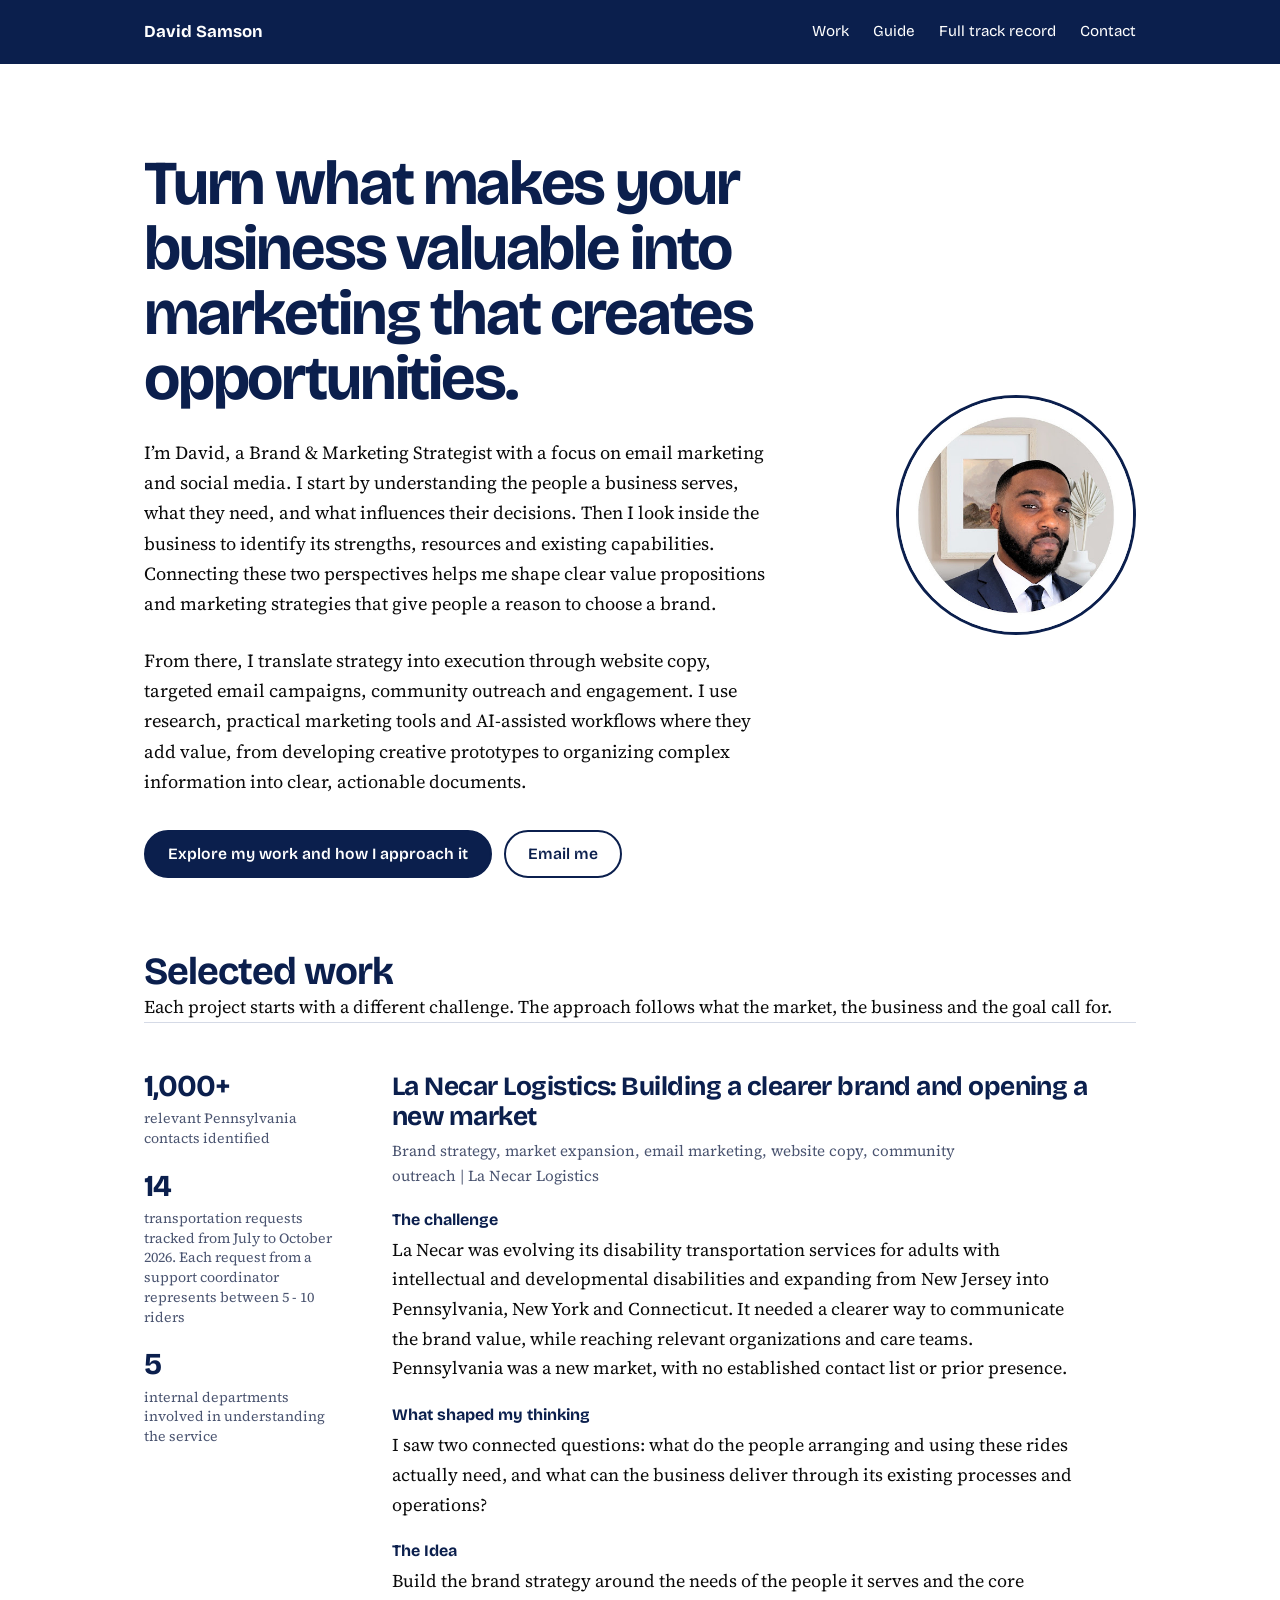
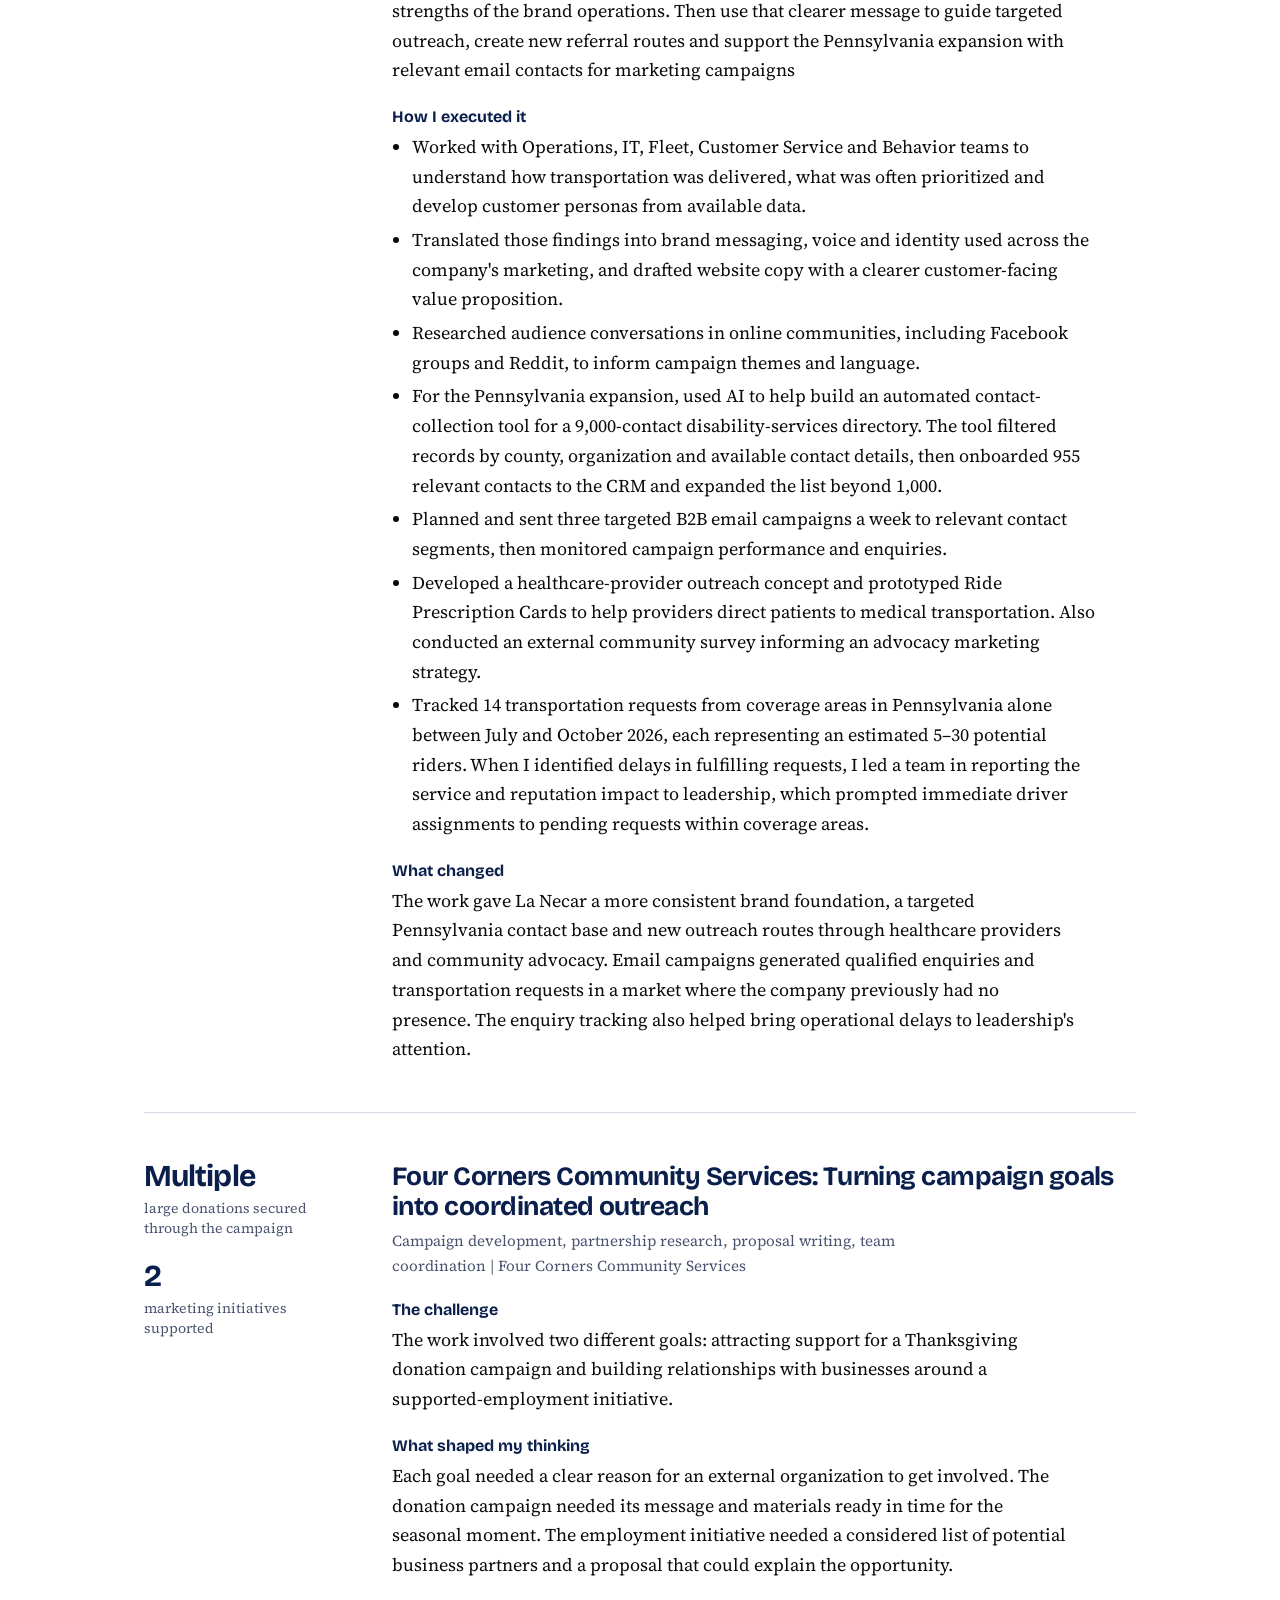
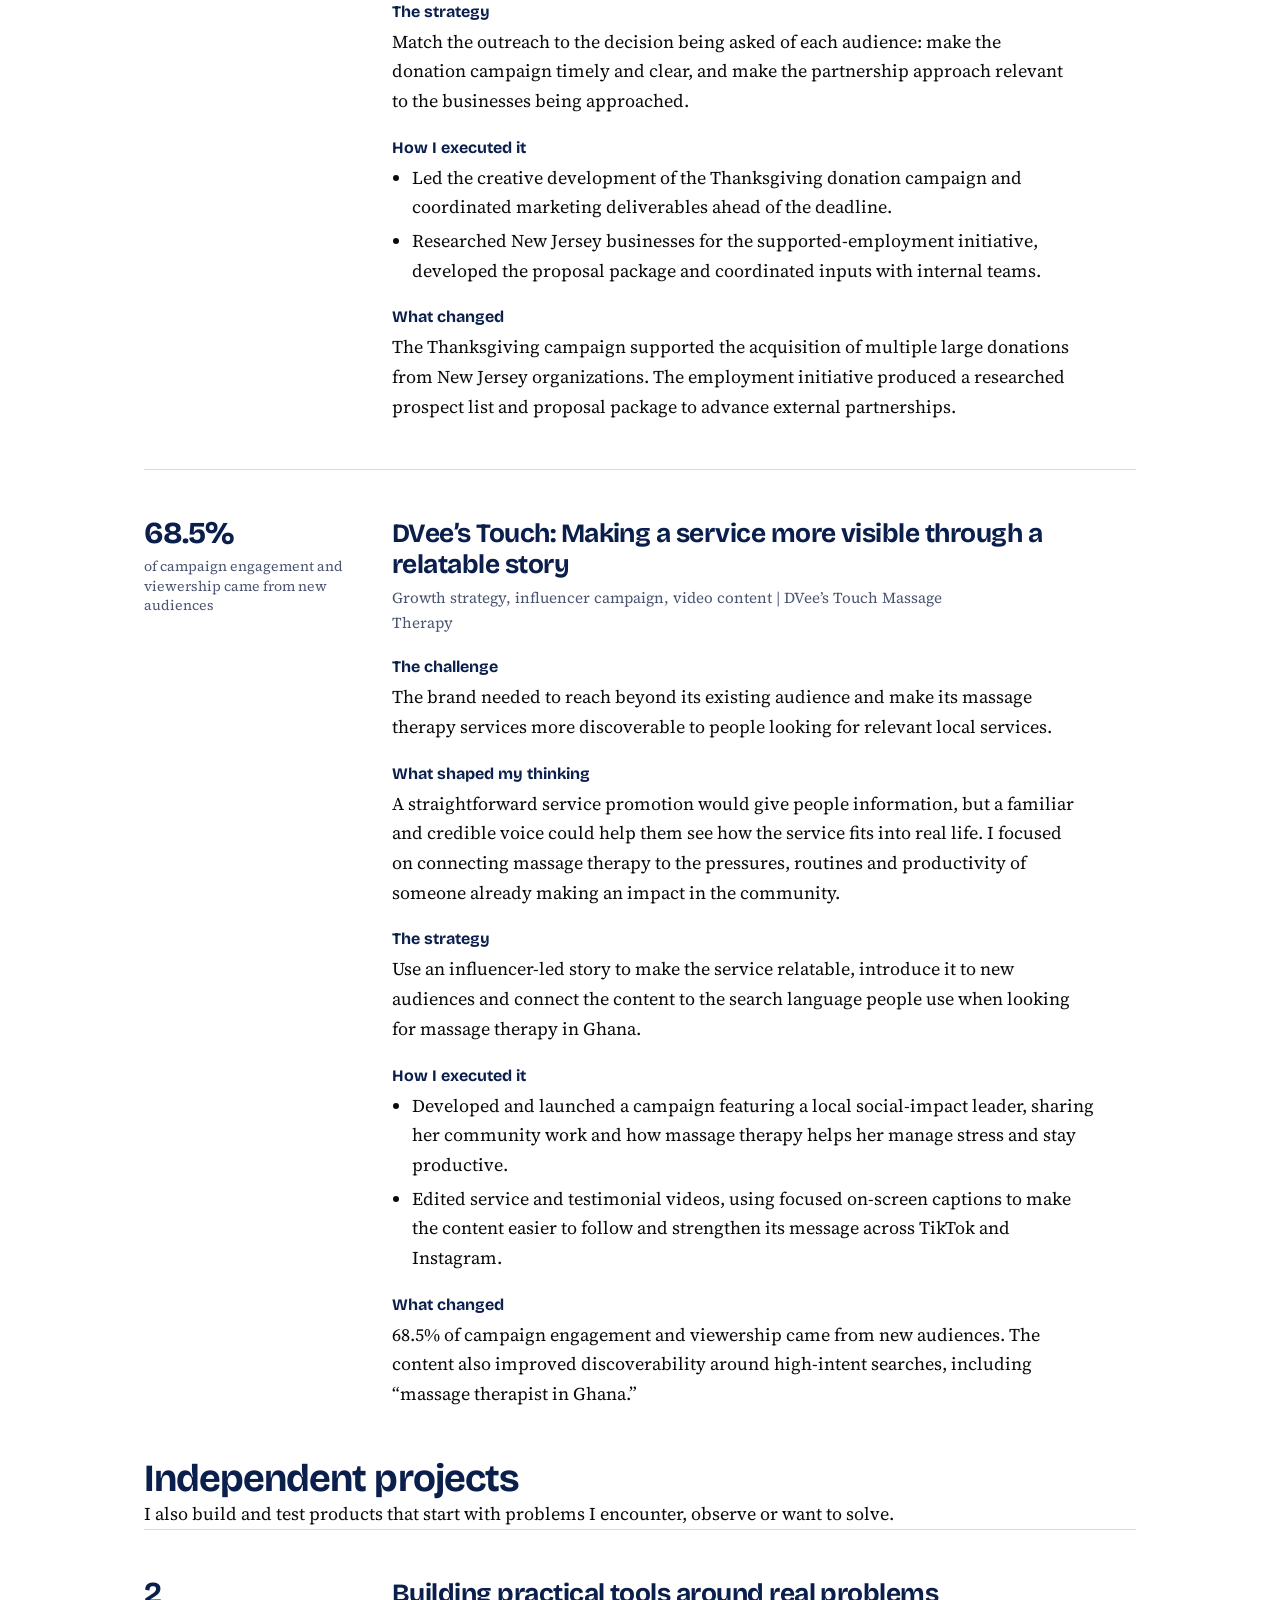
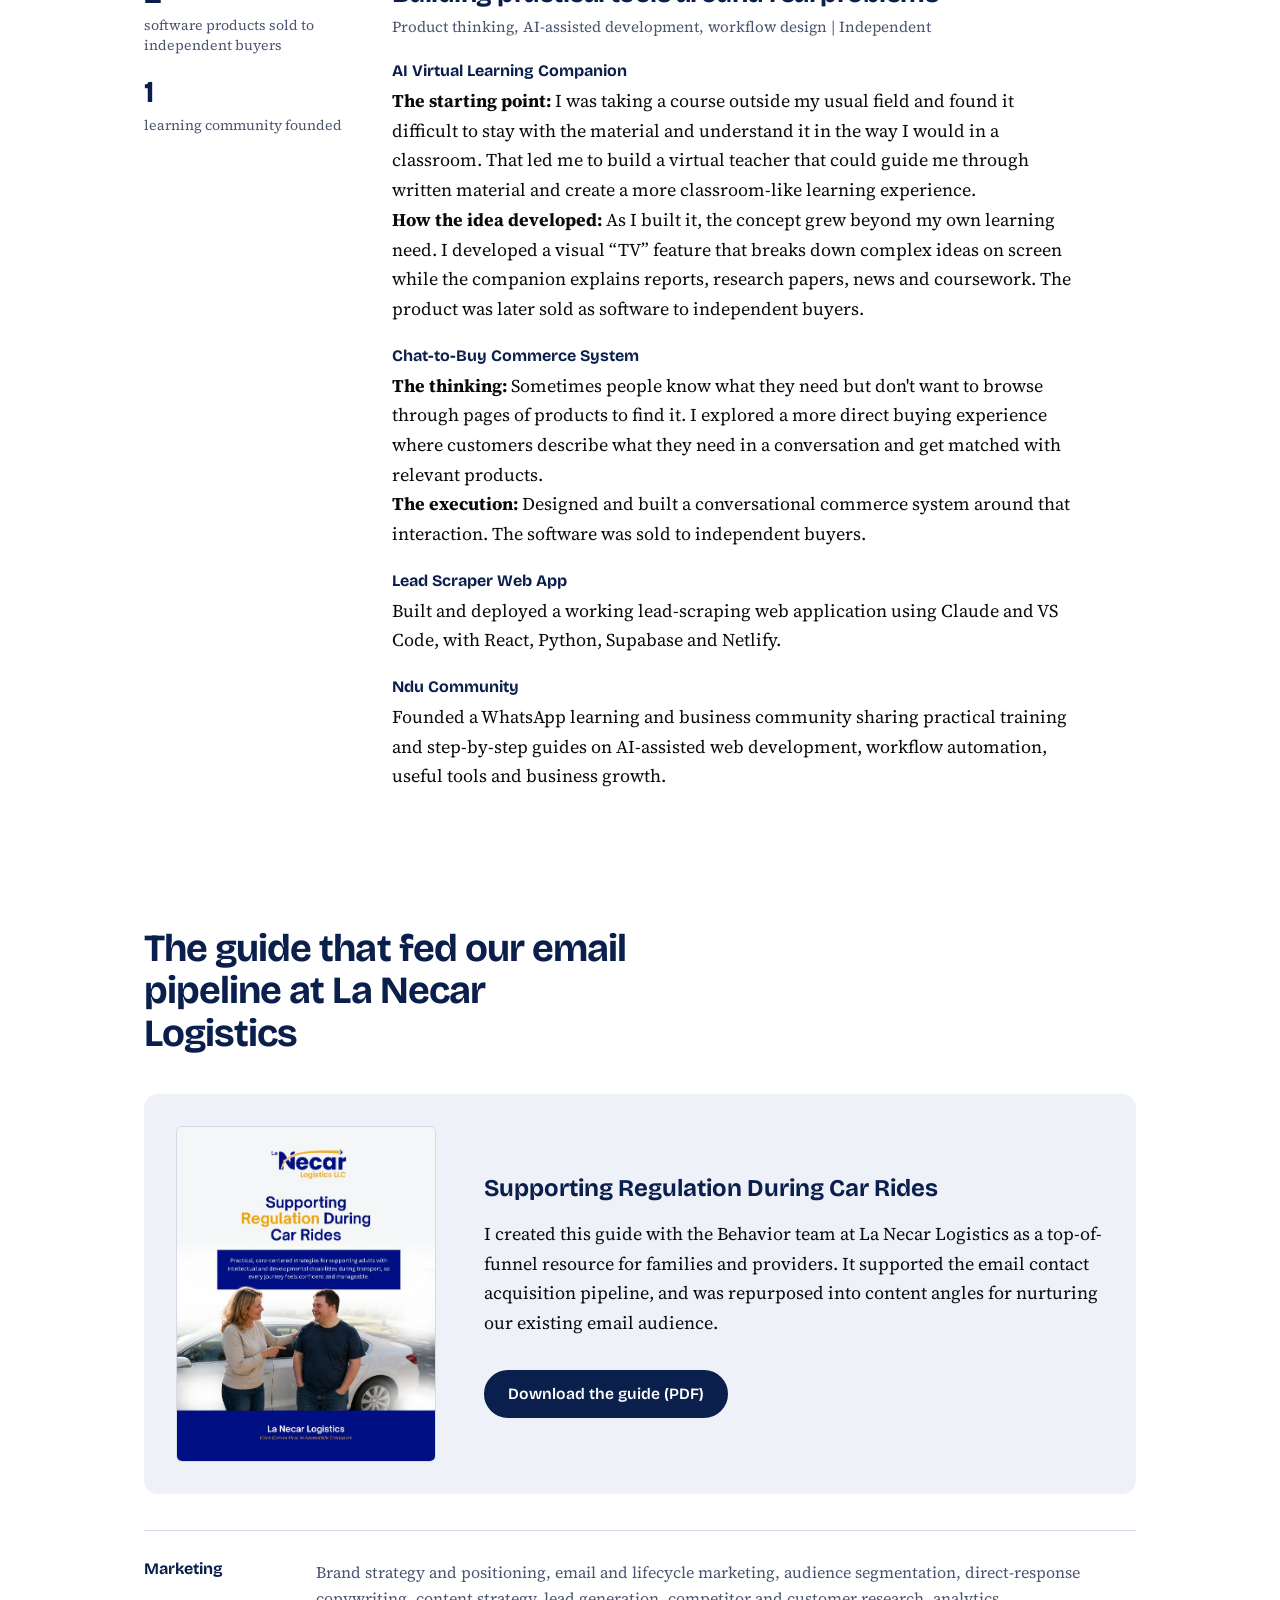
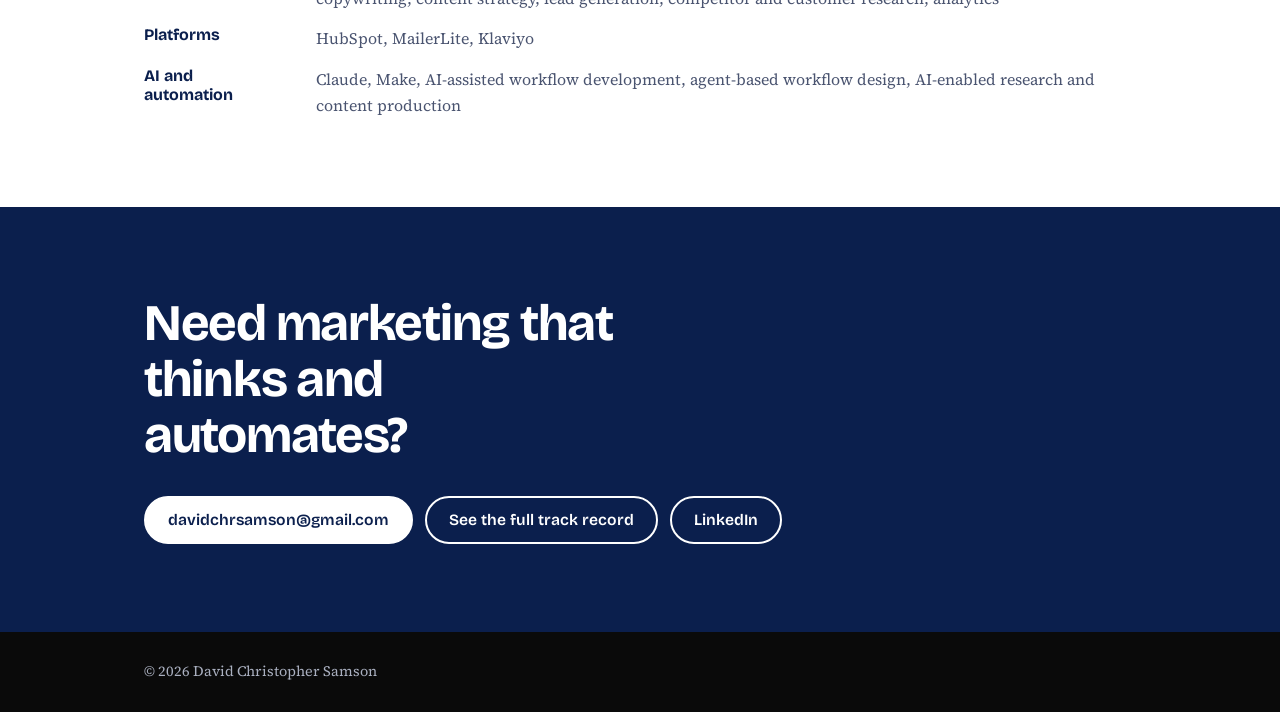
<file: index.html>
<!DOCTYPE html>
<html lang="en">
<head>
<meta charset="utf-8">
<meta name="viewport" content="width=device-width, initial-scale=1">
<title>David Christopher Samson | Marketing Strategist who builds with AI</title>
<meta name="description" content="Brand and email marketing strategist who uses AI to turn manual marketing work into systems that run. Case studies in market expansion, brand positioning and AI-built tools.">
<meta property="og:title" content="David Christopher Samson | Marketing Strategist who builds with AI">
<meta property="og:image" content="david.jpg">
<link rel="icon" href="data:image/svg+xml,<svg xmlns=%22http://www.w3.org/2000/svg%22 viewBox=%220 0 100 100%22><text y=%22.9em%22 font-size=%2290%22>✍️</text></svg>">
<link rel="preconnect" href="https://fonts.googleapis.com"><link rel="preconnect" href="https://fonts.gstatic.com" crossorigin>
<link href="https://fonts.googleapis.com/css2?family=Bricolage+Grotesque:opsz,wght@12..96,500;12..96,700&family=Source+Serif+4:opsz,wght@8..60,400;8..60,600&display=swap" rel="stylesheet">
<link rel="stylesheet" href="styles.css">
</head>
<body>
<header class="top"><div class="wrap">
<a class="brand" href="#top">David Samson</a>
<nav aria-label="Main"><a href="#work">Work</a><a href="#proof">Guide</a><a href="achievements.html">Full track record</a><a href="#contact">Contact</a></nav>
</div></header>

<main id="top">
<div class="wrap">
<div class="hero">
<div>
<h1>Turn what makes your business valuable into marketing that creates opportunities.</h1>
<p class="lede">I’m David, a Brand &amp; Marketing Strategist with a focus on email marketing and social media. I start by understanding the people a business serves, what they need, and what influences their decisions. Then I look inside the business to identify its strengths, resources and existing capabilities. Connecting these two perspectives helps me shape clear value propositions and marketing strategies that give people a reason to choose a brand.</p>
<p class="lede">From there, I translate strategy into execution through website copy, targeted email campaigns, community outreach and engagement. I use research, practical marketing tools and AI-assisted workflows where they add value, from developing creative prototypes to organizing complex information into clear, actionable documents.</p>
<div class="cta"><a class="btn primary" href="#work">Explore my work and how I approach it</a><a class="btn" href="mailto:davidchrsamson@gmail.com">Email me</a></div>
</div>
<img class="photo" src="david.jpg" alt="Portrait of David Christopher Samson in a navy suit">
</div>
</div>

<section id="work"><div class="wrap">
<h2>Selected work</h2>
<p class="lede">Each project starts with a different challenge. The approach follows what the market, the business and the goal call for.</p>

<article class="case">
<aside>
<div class="fig"><b>1,000+</b><span>relevant Pennsylvania contacts identified</span></div>
<div class="fig"><b>14</b><span>transportation requests tracked from July to October 2026. Each request from a support coordinator represents between 5 - 10 riders</span></div>
<div class="fig"><b>5</b><span>internal departments involved in understanding the service</span></div>
</aside>
<div>
<h3>La Necar Logistics: Building a clearer brand and opening a new market</h3>
<p class="role">Brand strategy, market expansion, email marketing, website copy, community outreach | La Necar Logistics</p>
<h4>The challenge</h4>
<p>La Necar was evolving its disability transportation services for adults with intellectual and developmental disabilities and expanding from New Jersey into Pennsylvania, New York and Connecticut. It needed a clearer way to communicate the brand value, while reaching relevant organizations and care teams. Pennsylvania was a new market, with no established contact list or prior presence.</p>
<h4>What shaped my thinking</h4>
<p>I saw two connected questions: what do the people arranging and using these rides actually need, and what can the business deliver through its existing processes and operations? </p>
<h4>The Idea</h4>
<p>Build the brand strategy around the needs of the people it serves and the core strengths of the brand operations. Then use that clearer message to guide targeted outreach, create new referral routes and support the Pennsylvania expansion with relevant email contacts for marketing campaigns</p>
<h4>How I executed it</h4>
<ul>
<li>Worked with Operations, IT, Fleet, Customer Service and Behavior teams to understand how transportation was delivered, what was often prioritized and develop customer personas from available data.</li>
<li>Translated those findings into brand messaging, voice and identity used across the company's marketing, and drafted website copy with a clearer customer-facing value proposition.</li>
<li>Researched audience conversations in online communities, including Facebook groups and Reddit, to inform campaign themes and language.</li>
<li>For the Pennsylvania expansion, used AI to help build an automated contact-collection tool for a 9,000-contact disability-services directory. The tool filtered records by county, organization and available contact details, then onboarded 955 relevant contacts to the CRM and expanded the list beyond 1,000.</li>
<li>Planned and sent three targeted B2B email campaigns a week to relevant contact segments, then monitored campaign performance and enquiries.</li>
<li>Developed a healthcare-provider outreach concept and prototyped Ride Prescription Cards to help providers direct patients to medical transportation. Also conducted an external community survey informing an advocacy marketing strategy.</li>
<li>Tracked 14 transportation requests from coverage areas in Pennsylvania alone between July and October 2026, each representing an estimated 5–30 potential riders. When I identified delays in fulfilling requests, I led a team in reporting the service and reputation impact to leadership, which prompted immediate driver assignments to pending requests within coverage areas.</li>
</ul>
<h4>What changed</h4>
<p>The work gave La Necar a more consistent brand foundation, a targeted Pennsylvania contact base and new outreach routes through healthcare providers and community advocacy. Email campaigns generated qualified enquiries and transportation requests in a market where the company previously had no presence. The enquiry tracking also helped bring operational delays to leadership's attention.</p>
</div>
</article>

<article class="case">
<aside>
<div class="fig"><b>Multiple</b><span>large donations secured through the campaign</span></div>
<div class="fig"><b>2</b><span>marketing initiatives supported</span></div>
</aside>
<div>
<h3>Four Corners Community Services: Turning campaign goals into coordinated outreach</h3>
<p class="role">Campaign development, partnership research, proposal writing, team coordination | Four Corners Community Services</p>
<h4>The challenge</h4>
<p>The work involved two different goals: attracting support for a Thanksgiving donation campaign and building relationships with businesses around a supported-employment initiative.</p>
<h4>What shaped my thinking</h4>
<p>Each goal needed a clear reason for an external organization to get involved. The donation campaign needed its message and materials ready in time for the seasonal moment. The employment initiative needed a considered list of potential business partners and a proposal that could explain the opportunity.</p>
<h4>The strategy</h4>
<p>Match the outreach to the decision being asked of each audience: make the donation campaign timely and clear, and make the partnership approach relevant to the businesses being approached.</p>
<h4>How I executed it</h4>
<ul>
<li>Led the creative development of the Thanksgiving donation campaign and coordinated marketing deliverables ahead of the deadline.</li>
<li>Researched New Jersey businesses for the supported-employment initiative, developed the proposal package and coordinated inputs with internal teams.</li>
</ul>
<h4>What changed</h4>
<p>The Thanksgiving campaign supported the acquisition of multiple large donations from New Jersey organizations. The employment initiative produced a researched prospect list and proposal package to advance external partnerships.</p>
</div>
</article>

<article class="case">
<aside>
<div class="fig"><b>68.5%</b><span>of campaign engagement and viewership came from new audiences</span></div>
</aside>
<div>
<h3>DVee’s Touch: Making a service more visible through a relatable story</h3>
<p class="role">Growth strategy, influencer campaign, video content | DVee’s Touch Massage Therapy</p>
<h4>The challenge</h4>
<p>The brand needed to reach beyond its existing audience and make its massage therapy services more discoverable to people looking for relevant local services.</p>
<h4>What shaped my thinking</h4>
<p>A straightforward service promotion would give people information, but a familiar and credible voice could help them see how the service fits into real life. I focused on connecting massage therapy to the pressures, routines and productivity of someone already making an impact in the community.</p>
<h4>The strategy</h4>
<p>Use an influencer-led story to make the service relatable, introduce it to new audiences and connect the content to the search language people use when looking for massage therapy in Ghana.</p>
<h4>How I executed it</h4>
<ul>
<li>Developed and launched a campaign featuring a local social-impact leader, sharing her community work and how massage therapy helps her manage stress and stay productive.</li>
<li>Edited service and testimonial videos, using focused on-screen captions to make the content easier to follow and strengthen its message across TikTok and Instagram.</li>
</ul>
<h4>What changed</h4>
<p>68.5% of campaign engagement and viewership came from new audiences. The content also improved discoverability around high-intent searches, including “massage therapist in Ghana.”</p>
</div>
</article>

<h2>Independent projects</h2>
<p class="lede">I also build and test products that start with problems I encounter, observe or want to solve.</p>
<article class="case">
<aside>
<div class="fig"><b>2</b><span>software products sold to independent buyers</span></div>
<div class="fig"><b>1</b><span>learning community founded</span></div>
</aside>
<div>
<h3>Building practical tools around real problems</h3>
<p class="role">Product thinking, AI-assisted development, workflow design | Independent</p>
<h4>AI Virtual Learning Companion</h4>
<p><strong>The starting point:</strong> I was taking a course outside my usual field and found it difficult to stay with the material and understand it in the way I would in a classroom. That led me to build a virtual teacher that could guide me through written material and create a more classroom-like learning experience.</p>
<p><strong>How the idea developed:</strong> As I built it, the concept grew beyond my own learning need. I developed a visual “TV” feature that breaks down complex ideas on screen while the companion explains reports, research papers, news and coursework. The product was later sold as software to independent buyers.</p>
<h4>Chat-to-Buy Commerce System</h4>
<p><strong>The thinking:</strong> Sometimes people know what they need but don't want to browse through pages of products to find it. I explored a more direct buying experience where customers describe what they need in a conversation and get matched with relevant products.</p>
<p><strong>The execution:</strong> Designed and built a conversational commerce system around that interaction. The software was sold to independent buyers.</p>
<h4>Lead Scraper Web App</h4>
<p>Built and deployed a working lead-scraping web application using Claude and VS Code, with React, Python, Supabase and Netlify.</p>
<h4>Ndu Community</h4>
<p>Founded a WhatsApp learning and business community sharing practical training and step-by-step guides on AI-assisted web development, workflow automation, useful tools and business growth.</p>
</div>
</article>

</div></section>

<section id="proof"><div class="wrap">
<h2>The guide that fed our email pipeline at La Necar Logistics</h2>
<div class="proof">
<img src="guide-cover.jpg" alt="Cover of the guide Supporting Regulation During Car Rides">
<div>
<h3>Supporting Regulation During Car Rides</h3>
<p>I created this guide with the Behavior team at La Necar Logistics as a top-of-funnel resource for families and providers. It supported the email contact acquisition pipeline, and was repurposed into content angles for nurturing our existing email audience.</p>
<div class="cta"><a class="btn primary" href="supporting-regulation-during-car-rides.pdf" download>Download the guide (PDF)</a></div>
</div></div>
<dl class="skills">
<dt>Marketing</dt><dd>Brand strategy and positioning, email and lifecycle marketing, audience segmentation, direct-response copywriting, content strategy, lead generation, competitor and customer research, analytics</dd>
<dt>Platforms</dt><dd>HubSpot, MailerLite, Klaviyo</dd>
<dt>AI and automation</dt><dd>Claude, Make, AI-assisted workflow development, agent-based workflow design, AI-enabled research and content production</dd>
</dl>
</div></section>

<section class="contact" id="contact"><div class="wrap">
<h2>Need marketing that thinks and automates?</h2>
<div class="cta"><a class="btn primary" href="mailto:davidchrsamson@gmail.com">davidchrsamson@gmail.com</a><a class="btn" href="achievements.html">See the full track record</a><a class="btn" href="https://linkedin.com/in/david-samson-10202b325/" rel="noopener">LinkedIn</a></div>
</div></section>
</main>
<footer><div class="wrap">© 2026 David Christopher Samson</div></footer>
</body>
</html>
</file>
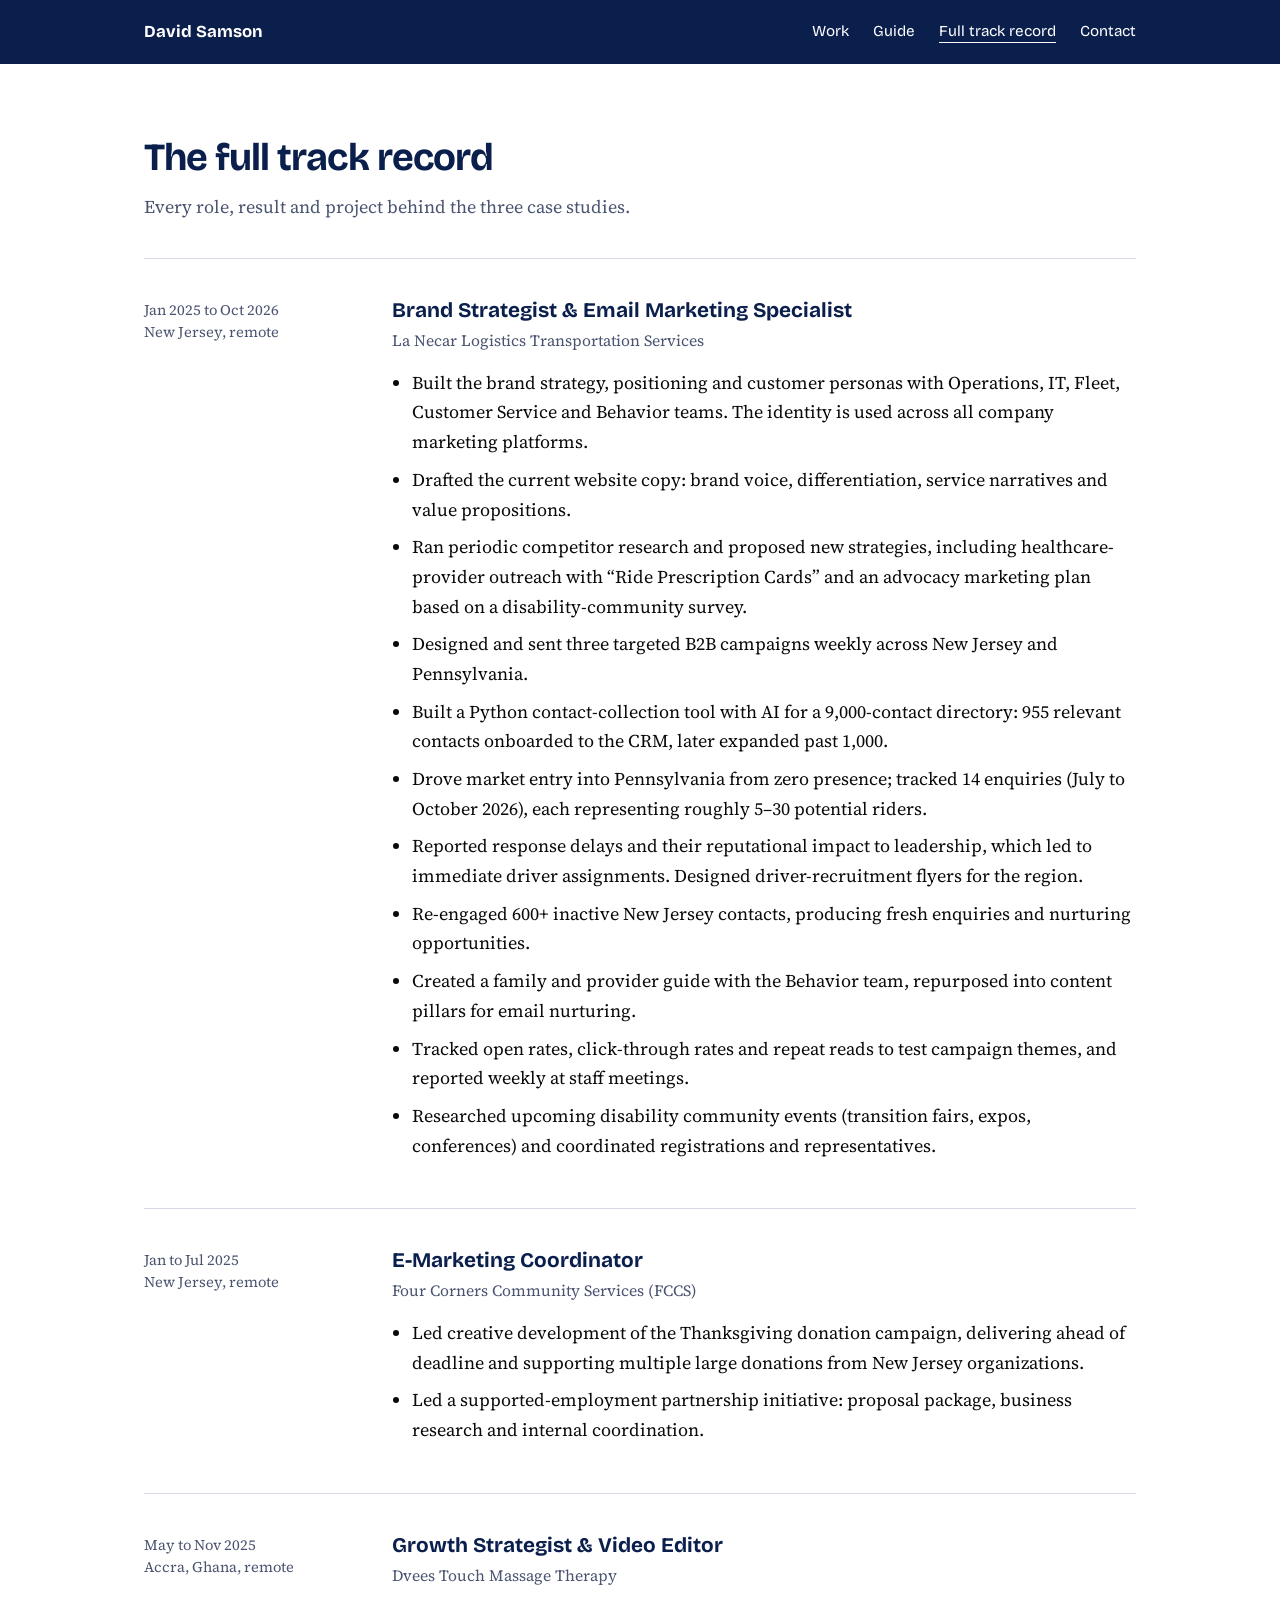
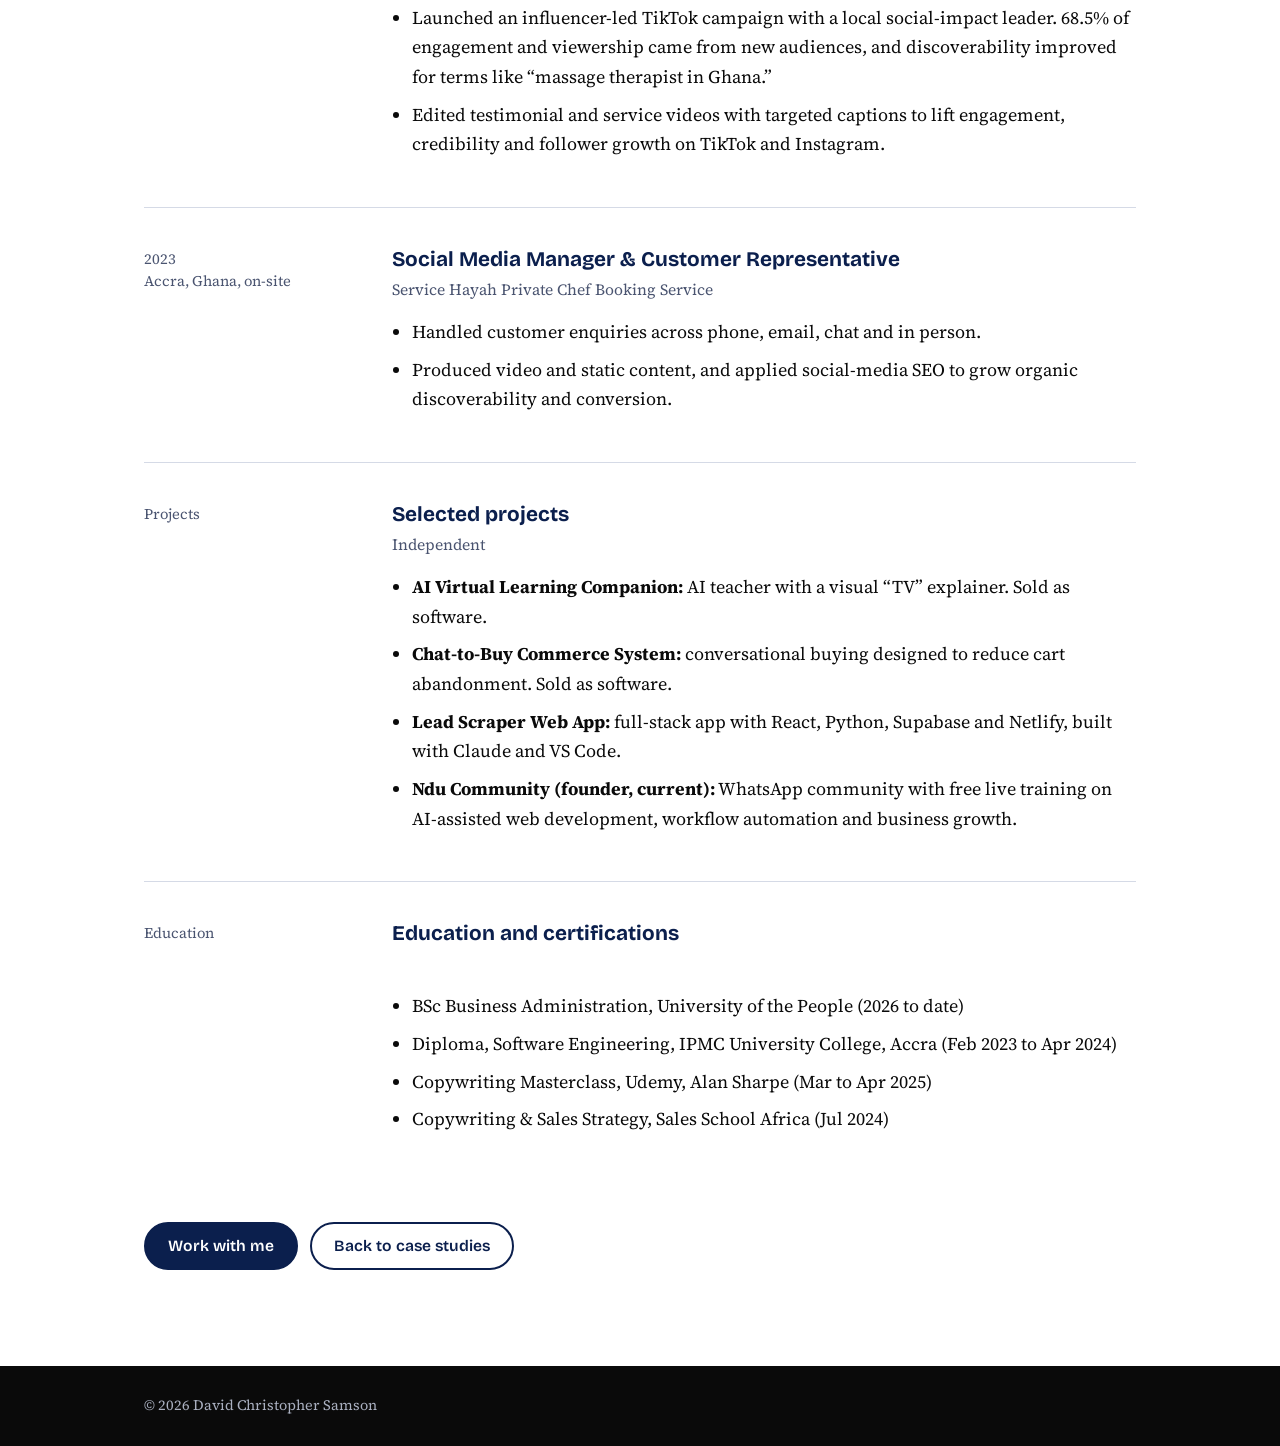
<file: achievements.html>
<!DOCTYPE html>
<html lang="en">
<head>
<meta charset="utf-8">
<meta name="viewport" content="width=device-width, initial-scale=1">
<title>Track record | David Christopher Samson</title>
<meta name="description" content="Full career history, achievements, projects and education of David Christopher Samson, marketing strategist.">
<link rel="icon" href="data:image/svg+xml,<svg xmlns=%22http://www.w3.org/2000/svg%22 viewBox=%220 0 100 100%22><text y=%22.9em%22 font-size=%2290%22>✍️</text></svg>">
<link rel="preconnect" href="https://fonts.googleapis.com"><link rel="preconnect" href="https://fonts.gstatic.com" crossorigin>
<link href="https://fonts.googleapis.com/css2?family=Bricolage+Grotesque:opsz,wght@12..96,500;12..96,700&family=Source+Serif+4:opsz,wght@8..60,400;8..60,600&display=swap" rel="stylesheet">
<link rel="stylesheet" href="styles.css">
</head>
<body>
<header class="top"><div class="wrap">
<a class="brand" href="index.html">David Samson</a>
<nav aria-label="Main"><a href="index.html#work">Work</a><a href="index.html#proof">Guide</a><a href="achievements.html" aria-current="page">Full track record</a><a href="index.html#contact">Contact</a></nav>
</div></header>
<main><div class="wrap">
<section style="padding-top:72px">
<h2 style="max-width:18ch">The full track record</h2>
<p class="sub">Every role, result and project behind the three case studies.</p>

<div class="role-row"><div class="when">Jan 2025 to Oct 2026<br>New Jersey, remote</div><div>
<h3>Brand Strategist & Email Marketing Specialist</h3><p class="org">La Necar Logistics Transportation Services</p>
<ul>
<li>Built the brand strategy, positioning and customer personas with Operations, IT, Fleet, Customer Service and Behavior teams. The identity is used across all company marketing platforms.</li>
<li>Drafted the current website copy: brand voice, differentiation, service narratives and value propositions.</li>
<li>Ran periodic competitor research and proposed new strategies, including healthcare-provider outreach with “Ride Prescription Cards” and an advocacy marketing plan based on a disability-community survey.</li>
<li>Designed and sent three targeted B2B campaigns weekly across New Jersey and Pennsylvania.</li>
<li>Built a Python contact-collection tool with AI for a 9,000-contact directory: 955 relevant contacts onboarded to the CRM, later expanded past 1,000.</li>
<li>Drove market entry into Pennsylvania from zero presence; tracked 14 enquiries (July to October 2026), each representing roughly 5–30 potential riders.</li>
<li>Reported response delays and their reputational impact to leadership, which led to immediate driver assignments. Designed driver-recruitment flyers for the region.</li>
<li>Re-engaged 600+ inactive New Jersey contacts, producing fresh enquiries and nurturing opportunities.</li>
<li>Created a family and provider guide with the Behavior team, repurposed into content pillars for email nurturing.</li>
<li>Tracked open rates, click-through rates and repeat reads to test campaign themes, and reported weekly at staff meetings.</li>
<li>Researched upcoming disability community events (transition fairs, expos, conferences) and coordinated registrations and representatives.</li>
</ul></div></div>

<div class="role-row"><div class="when">Jan to Jul 2025<br>New Jersey, remote</div><div>
<h3>E-Marketing Coordinator</h3><p class="org">Four Corners Community Services (FCCS)</p>
<ul>
<li>Led creative development of the Thanksgiving donation campaign, delivering ahead of deadline and supporting multiple large donations from New Jersey organizations.</li>
<li>Led a supported-employment partnership initiative: proposal package, business research and internal coordination.</li>
</ul></div></div>

<div class="role-row"><div class="when">May to Nov 2025<br>Accra, Ghana, remote</div><div>
<h3>Growth Strategist & Video Editor</h3><p class="org">Dvees Touch Massage Therapy</p>
<ul>
<li>Launched an influencer-led TikTok campaign with a local social-impact leader. 68.5% of engagement and viewership came from new audiences, and discoverability improved for terms like “massage therapist in Ghana.”</li>
<li>Edited testimonial and service videos with targeted captions to lift engagement, credibility and follower growth on TikTok and Instagram.</li>
</ul></div></div>

<div class="role-row"><div class="when">2023<br>Accra, Ghana, on-site</div><div>
<h3>Social Media Manager & Customer Representative</h3><p class="org">Service Hayah Private Chef Booking Service</p>
<ul>
<li>Handled customer enquiries across phone, email, chat and in person.</li>
<li>Produced video and static content, and applied social-media SEO to grow organic discoverability and conversion.</li>
</ul></div></div>

<div class="role-row"><div class="when">Projects</div><div>
<h3>Selected projects</h3><p class="org">Independent</p>
<ul>
<li><strong>AI Virtual Learning Companion:</strong> AI teacher with a visual “TV” explainer. Sold as software.</li>
<li><strong>Chat-to-Buy Commerce System:</strong> conversational buying designed to reduce cart abandonment. Sold as software.</li>
<li><strong>Lead Scraper Web App:</strong> full-stack app with React, Python, Supabase and Netlify, built with Claude and VS Code.</li>
<li><strong>Ndu Community (founder, current):</strong> WhatsApp community with free live training on AI-assisted web development, workflow automation and business growth.</li>
</ul></div></div>

<div class="role-row"><div class="when">Education</div><div>
<h3>Education and certifications</h3><p class="org">&nbsp;</p>
<ul>
<li>BSc Business Administration, University of the People (2026 to date)</li>
<li>Diploma, Software Engineering, IPMC University College, Accra (Feb 2023 to Apr 2024)</li>
<li>Copywriting Masterclass, Udemy, Alan Sharpe (Mar to Apr 2025)</li>
<li>Copywriting & Sales Strategy, Sales School Africa (Jul 2024)</li>
</ul></div></div>
</section>
<div class="cta" style="margin:40px 0 96px"><a class="btn primary" href="mailto:davidchrsamson@gmail.com">Work with me</a><a class="btn" href="index.html#work">Back to case studies</a></div>
</div></main>
<footer><div class="wrap">© 2026 David Christopher Samson</div></footer>
</body>
</html>
</file>
<file: styles.css>
:root{--navy:#0b1f4d;--ink:#0a0a0a;--mute:#4a5470;--rule:#d5dae6;--tint:#eef1f8;--bg:#fff}
*{box-sizing:border-box;margin:0}
html{scroll-behavior:smooth}
@media (prefers-reduced-motion:reduce){html{scroll-behavior:auto}*{animation:none!important;transition:none!important}}
body{background:var(--bg);color:var(--ink);font:18px/1.65 "Source Serif 4",Georgia,serif;-webkit-font-smoothing:antialiased}
h1,h2,h3,.sans,nav,.btn,.fig b{font-family:"Bricolage Grotesque","Helvetica Neue",Arial,sans-serif;color:var(--navy)}
a{color:var(--navy);text-underline-offset:3px}
a:focus-visible,.btn:focus-visible{outline:3px solid #6f8cff;outline-offset:3px;border-radius:4px}
.wrap{max-width:1040px;margin:0 auto;padding:0 24px}
header.top{position:sticky;top:0;z-index:5;background:var(--navy)}
header.top .wrap{display:flex;justify-content:space-between;align-items:center;height:64px}
.brand{font-family:"Bricolage Grotesque",sans-serif;font-weight:700;color:#fff;text-decoration:none;font-size:1.05rem}
nav{display:flex;gap:24px;font-size:.95rem}
nav a{color:#fff;text-decoration:none;padding:4px 0;text-underline-offset:6px;text-decoration-thickness:2px}
nav a:hover,nav a[aria-current]{text-decoration:underline}
.hero{padding:88px 0 72px;display:grid;grid-template-columns:1fr 240px;gap:56px;align-items:center}
.hero h1{font-size:clamp(2.2rem,5.2vw,3.9rem);line-height:1.04;letter-spacing:-.035em;font-weight:700;max-width:18ch;animation:rise .8s ease both}
@keyframes rise{from{opacity:0;transform:translateY(14px)}}
.hero p.lede{margin-top:26px;max-width:34em;font-size:1.15rem;color:var(--ink)}
.hero .photo{width:240px;height:240px;border-radius:50%;object-fit:cover;background:#fff;border:3px solid var(--navy)}
.cta{margin-top:32px;display:flex;gap:12px;flex-wrap:wrap}
.btn{display:inline-block;padding:12px 22px;border-radius:999px;font-weight:600;font-size:.98rem;line-height:1.3;text-decoration:none;border:2px solid var(--navy);color:var(--navy)}
.btn.primary{background:var(--navy);color:#fff}
.btn:hover{transform:translateY(-1px)}
section{padding:88px 0 0}
#work{padding-top:0}
h2{font-size:clamp(1.7rem,3.4vw,2.4rem);letter-spacing:-.025em;line-height:1.1;max-width:20ch}
.case{display:grid;grid-template-columns:200px 1fr;gap:48px;padding:48px 0;border-top:1px solid var(--rule)}
.case aside .fig{padding:0 0 22px}
.fig b{display:block;font-size:1.9rem;line-height:1;letter-spacing:-.03em}
.fig span{display:block;margin-top:8px;font-size:.88rem;line-height:1.4;color:var(--mute)}
.case h3{font-size:1.65rem;line-height:1.15;letter-spacing:-.02em;margin-bottom:6px}
.case .role{color:var(--mute);font-size:.95rem;margin-bottom:22px}
.case h4{font:700 1rem "Bricolage Grotesque",sans-serif;color:var(--navy);margin:22px 0 6px}
.case p,.case li{max-width:38em}
.case ul{padding-left:1.1em}.case li{margin:4px 0}
.proof{display:grid;grid-template-columns:260px 1fr;gap:48px;margin-top:40px;align-items:center;background:var(--tint);border-radius:14px;padding:32px}
.proof img{width:100%;border-radius:6px;border:1px solid var(--rule);background:#fff}
.proof h3{font-size:1.5rem;margin-bottom:10px}
.skills{display:grid;grid-template-columns:140px 1fr;gap:14px 32px;margin-top:36px;border-top:1px solid var(--rule);padding-top:28px}
.skills dt{font:700 1rem "Bricolage Grotesque",sans-serif;color:var(--navy)}.skills dd{color:var(--mute);font-size:1rem}
.contact{margin-top:88px;padding:88px 0;background:var(--navy);color:#fff}
.contact h2{color:#fff;max-width:16ch;font-size:clamp(2rem,4.5vw,3.2rem)}
.contact .btn{border-color:#fff;color:#fff}
.contact .btn.primary{background:#fff;color:var(--navy)}
footer{background:var(--ink);padding:28px 0;font-size:.9rem;color:#aab0c0}
.sub{color:var(--mute);margin-top:14px;max-width:36em}
.role-row{display:grid;grid-template-columns:200px 1fr;gap:48px;padding:40px 0;border-top:1px solid var(--rule)}
.role-row:first-of-type{margin-top:36px}
.role-row .when{color:var(--mute);font-size:.92rem;line-height:1.5}
.role-row h3{font-size:1.3rem;line-height:1.2;margin-bottom:4px}
.role-row .org{color:var(--mute);margin-bottom:14px;font-size:.98rem}
.role-row ul{padding-left:1.1em;max-width:42em}.role-row li{margin:8px 0}
@media (max-width:760px){body{font-size:17px}.hero{grid-template-columns:1fr;padding-top:48px;gap:32px}.hero .photo{width:132px;height:132px;order:-1}
.case,.role-row,.proof,.skills{grid-template-columns:1fr;gap:18px}.case aside{display:flex;flex-wrap:wrap;gap:0 28px}header.top{position:static}header.top .wrap{height:auto;flex-direction:column;align-items:flex-start;gap:4px;padding-top:14px;padding-bottom:14px}nav{width:100%;justify-content:space-between;gap:8px;font-size:.84rem}section{padding-top:64px}.contact{padding:64px 0}}
</file>
